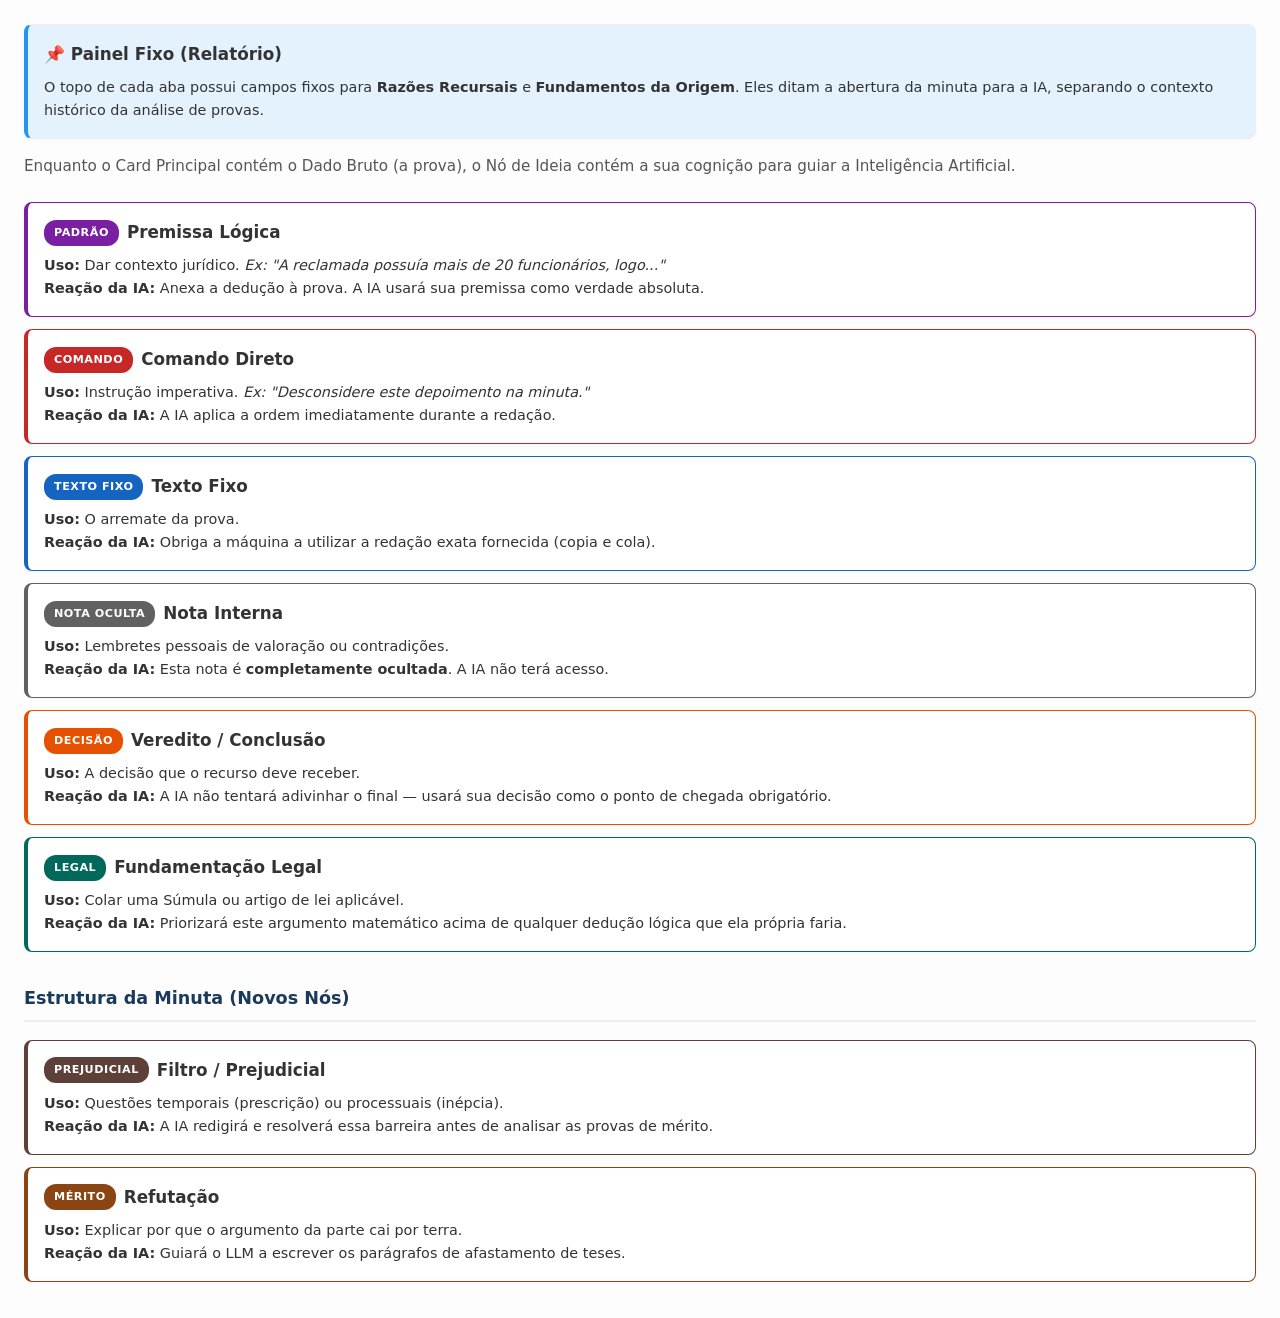
<file: agravo/ai_guia-ia.html>
<!DOCTYPE html>
<html lang="pt-BR">
<head>
    <meta charset="UTF-8">
    <style>
        body { font-family: 'Segoe UI', system-ui, sans-serif; color: #333; line-height: 1.6; padding: 24px; margin: 0; background: #fdfdfd; }
        p.intro { font-size: 0.95rem; color: #555; margin-bottom: 24px; }
        .guide-section { background: white; border: 1px solid #eee; border-left: 4px solid #ccc; padding: 16px; border-radius: 8px; margin-bottom: 12px; box-shadow: 0 2px 4px rgba(0,0,0,0.02); }
        .guide-title { margin-top: 0; font-size: 1.05rem; display: flex; align-items: center; gap: 8px; margin-bottom: 8px; }
        .badge { font-size: 0.7rem; padding: 4px 10px; border-radius: 12px; color: white; font-weight: bold; text-transform: uppercase; letter-spacing: 0.5px; }
        .guide-section p { margin: 4px 0 0 0; font-size: 0.9rem; }
        
        /* Paleta de Cores Mapeada do Sistema Original */
        .c-premissa { border-color: #7b1fa2; } .c-premissa .badge { background: #7b1fa2; }
        .c-comando { border-color: #c62828; } .c-comando .badge { background: #c62828; }
        .c-texto { border-color: #1565c0; } .c-texto .badge { background: #1565c0; }
        .c-nota { border-color: #616161; } .c-nota .badge { background: #616161; }
        .c-veredito { border-color: #e65100; } .c-veredito .badge { background: #e65100; }
        .c-fund { border-color: #00695c; } .c-fund .badge { background: #00695c; }
        .c-preli { border-color: #5d4037; } .c-preli .badge { background: #5d4037; }
        .c-refuta { border-color: #8B4513; } .c-refuta .badge { background: #8B4513; }
        
        h3 { margin-top: 32px; font-size: 1.1rem; color: #1a3a5c; border-bottom: 2px solid #eee; padding-bottom: 8px; }
    </style>
</head>
<body>
    <!-- NOVO AVISO NO TOPO DO GUIA -->
    <div class="guide-section" style="border-left-color: #2196F3; background: #e3f2fd;">
        <h4 class="guide-title">📌 Painel Fixo (Relatório)</h4>
        <p>O topo de cada aba possui campos fixos para <strong>Razões Recursais</strong> e <strong>Fundamentos da Origem</strong>. Eles ditam a abertura da minuta para a IA, separando o contexto histórico da análise de provas.</p>
    </div>

    <p class="intro">Enquanto o Card Principal contém o Dado Bruto (a prova), o Nó de Ideia contém a sua cognição para guiar a Inteligência Artificial.</p>
    
    <div class="guide-section c-premissa">
        <h4 class="guide-title"><span class="badge">Padrão</span> Premissa Lógica</h4>
        <p><strong>Uso:</strong> Dar contexto jurídico. <em>Ex: "A reclamada possuía mais de 20 funcionários, logo..."</em><br><strong>Reação da IA:</strong> Anexa a dedução à prova. A IA usará sua premissa como verdade absoluta.</p>
    </div>
    <div class="guide-section c-comando">
        <h4 class="guide-title"><span class="badge">Comando</span> Comando Direto</h4>
        <p><strong>Uso:</strong> Instrução imperativa. <em>Ex: "Desconsidere este depoimento na minuta."</em><br><strong>Reação da IA:</strong> A IA aplica a ordem imediatamente durante a redação.</p>
    </div>
    <div class="guide-section c-texto">
        <h4 class="guide-title"><span class="badge">Texto Fixo</span> Texto Fixo</h4>
        <p><strong>Uso:</strong> O arremate da prova.<br><strong>Reação da IA:</strong> Obriga a máquina a utilizar a redação exata fornecida (copia e cola).</p>
    </div>
    <div class="guide-section c-nota">
        <h4 class="guide-title"><span class="badge">Nota Oculta</span> Nota Interna</h4>
        <p><strong>Uso:</strong> Lembretes pessoais de valoração ou contradições.<br><strong>Reação da IA:</strong> Esta nota é <strong>completamente ocultada</strong>. A IA não terá acesso.</p>
    </div>
    <div class="guide-section c-veredito">
        <h4 class="guide-title"><span class="badge">Decisão</span> Veredito / Conclusão</h4>
        <p><strong>Uso:</strong> A decisão que o recurso deve receber.<br><strong>Reação da IA:</strong> A IA não tentará adivinhar o final — usará sua decisão como o ponto de chegada obrigatório.</p>
    </div>
    <div class="guide-section c-fund">
        <h4 class="guide-title"><span class="badge">Legal</span> Fundamentação Legal</h4>
        <p><strong>Uso:</strong> Colar uma Súmula ou artigo de lei aplicável.<br><strong>Reação da IA:</strong> Priorizará este argumento matemático acima de qualquer dedução lógica que ela própria faria.</p>
    </div>

    <h3>Estrutura da Minuta (Novos Nós)</h3>

    <div class="guide-section c-preli">
        <h4 class="guide-title"><span class="badge">Prejudicial</span> Filtro / Prejudicial</h4>
        <p><strong>Uso:</strong> Questões temporais (prescrição) ou processuais (inépcia).<br><strong>Reação da IA:</strong> A IA redigirá e resolverá essa barreira antes de analisar as provas de mérito.</p>
    </div>
    <div class="guide-section c-refuta">
        <h4 class="guide-title"><span class="badge">Mérito</span> Refutação</h4>
        <p><strong>Uso:</strong> Explicar por que o argumento da parte cai por terra.<br><strong>Reação da IA:</strong> Guiará o LLM a escrever os parágrafos de afastamento de teses.</p>
    </div>
</body>
</html>
</file>
